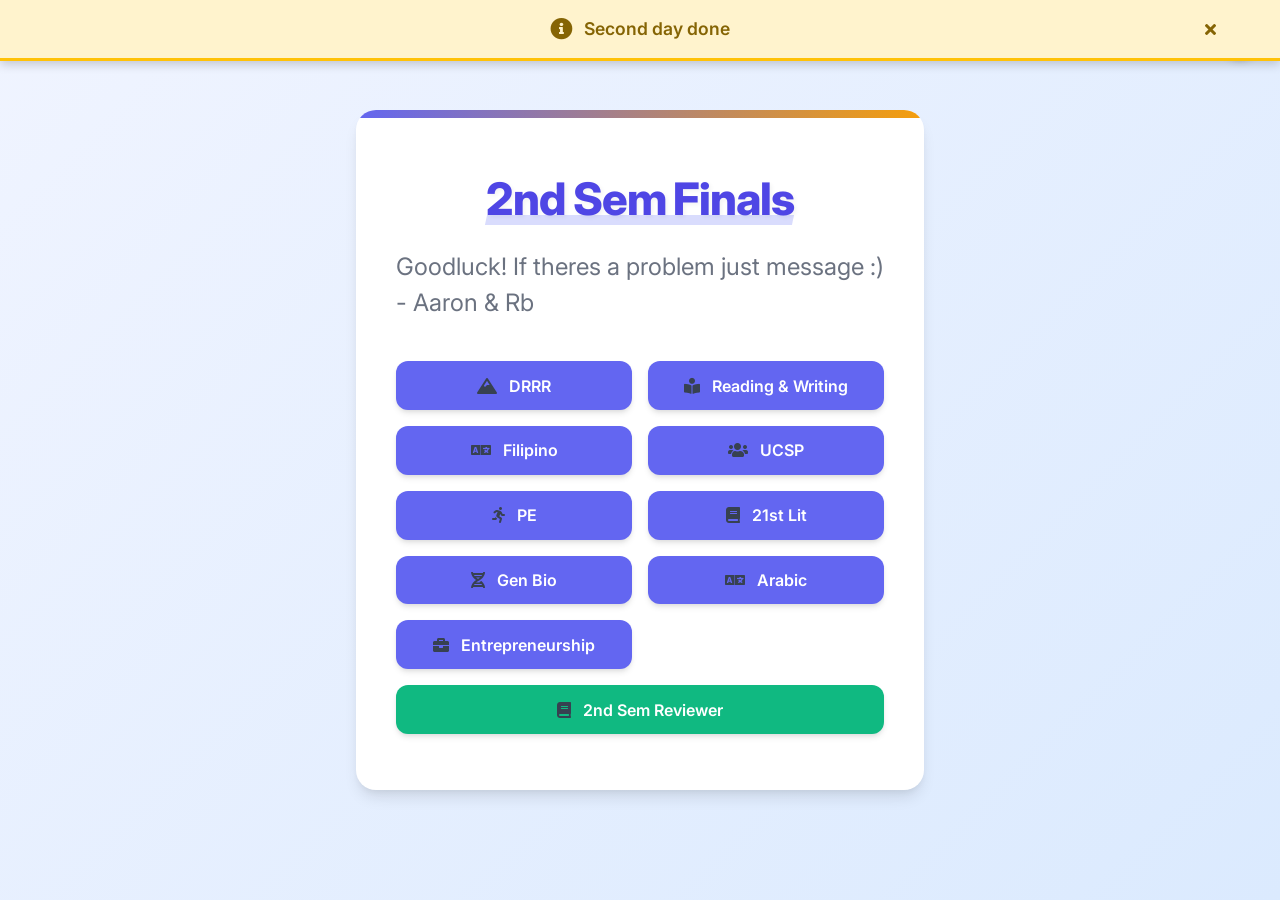
<file: index.html>
<!DOCTYPE html>
<html lang="en">
<head>
    <meta charset="UTF-8">
    <meta name="viewport" content="width=device-width, initial-scale=1.0">
    <link rel="stylesheet" href="style.css">
    <title>2nd Sem Finals Reviewer</title>
    <link rel="stylesheet" href="https://cdnjs.cloudflare.com/ajax/libs/font-awesome/5.15.4/css/all.min.css">
    <link rel="preconnect" href="https://fonts.googleapis.com">
    <link rel="preconnect" href="https://fonts.gstatic.com" crossorigin>
    <link href="https://fonts.googleapis.com/css2?family=Inter:wght@300;400;500;600;700;800&display=swap" rel="stylesheet">

<body>
    <!-- Popup Alert -->
    <div id="popup-alert" class="popup-alert">
        <div class="popup-content">
            <i class="fas fa-info-circle"></i>
            <span>Second day done</span>
            <button id="close-popup" class="close-popup">
                <i class="fas fa-times"></i>
            </button>
        </div>
    </div>

    <div class="theme-toggle">
        <button id="theme-toggle-btn" aria-label="Toggle Dark Mode">
            <i class="fas fa-moon"></i>
        </button>
    </div>
    <div class="container">
        <!-- Home Screen -->
        <div id="home" class="flex-center flex-column">
            <h1 class="title">2nd Sem Finals</h1>
            <p class="subtitle">Goodluck! If theres a problem just message :) <br> - Aaron & Rb</p>
            
            <div class="subject-buttons">
                <button id="subject-drrr" class="btn"><i class="fas fa-mountain"></i> DRRR</button>
                <button id="subject-reading-writing" class="btn"><i class="fas fa-book-reader"></i> Reading & Writing</button>
                <button id="subject-filipino" class="btn"><i class="fas fa-language"></i> Filipino</button>
                <button id="subject-ucsp" class="btn"><i class="fas fa-users"></i> UCSP</button>
                <button id="subject-pe" class="btn"><i class="fas fa-running"></i> PE</button>
                <button id="subject-21lit" class="btn"><i class="fas fa-book"></i> 21st Lit</button>
                <button id="subject-genbio" class="btn"><i class="fas fa-dna"></i> Gen Bio</button>
                <button id="subject-arabic" class="btn"><i class="fas fa-language"></i> Arabic</button>
                <button id="subject-entrepreneurship" class="btn"><i class="fas fa-briefcase"></i> Entrepreneurship</button>
                <a href="https://docs.google.com/document/d/1CTTs3DLhB8xqOQhwxuTaue6DZ3MAzqNCLTbpGAitY-0/edit?usp=sharing" target="_blank" class="reviewer-link">
                    <button class="btn reviewer-btn"><i class="fas fa-book"></i> 2nd Sem Reviewer</button>
                </a>
            </div>
        </div>

        <!-- Quiz Screen -->
        <div id="quiz" class="flex-center flex-column hidden">
            <div id="quiz-header">
                <h2 id="subject-title">Subject</h2>
                <div id="hud">
                    <div class="hud-item">
                        <p class="hud-prefix">
                            Question
                        </p>
                        <h1 class="hud-main-text" id="questionCounter">1/10</h1>
                    </div>
                    <div class="hud-item">
                        <p class="hud-prefix">
                            Score
                        </p>
                        <h1 class="hud-main-text" id="score">0</h1>
                    </div>
                </div>
                <div class="progress-container">
                    <div id="progress-bar" class="progress-bar"></div>
                </div>
                <button id="home-btn" class="home-btn">
                    <i class="fas fa-home"></i>
                </button>
            </div>
            <div class="question-container">
                <h2 id="question">What is the answer to this question?</h2>
                <div class="choice-container">
                    <p class="choice-prefix">A</p>
                    <p class="choice-text" data-number="0">Choice 1</p>
                </div>
                <div class="choice-container">
                    <p class="choice-prefix">B</p>
                    <p class="choice-text" data-number="1">Choice 2</p>
                </div>
                <div class="choice-container">
                    <p class="choice-prefix">C</p>
                    <p class="choice-text" data-number="2">Choice 3</p>
                </div>
                <div class="choice-container">
                    <p class="choice-prefix">D</p>
                    <p class="choice-text" data-number="3">Choice 4</p>
                </div>
                
                <!-- Answer Feedback Area -->
                <div id="answer-feedback" class="answer-feedback hidden">
                    <div class="feedback-content">
                        <p id="feedback-text">This is the correct answer explanation.</p>
                    </div>
                </div>
                
                <!-- Submit Button and Next Button -->
                <div class="button-container">
                    <button id="prev-btn" class="action-btn prev-btn hidden">
                        <i class="fas fa-arrow-left"></i> Previous Question
                    </button>
                    <button id="submit-btn" class="action-btn submit-btn" disabled>
                        <i class="fas fa-check"></i> Submit Answer
                    </button>
                    <button id="next-btn" class="action-btn next-btn hidden">
                        <i class="fas fa-arrow-right"></i> Next Question
                    </button>
                </div>
            </div>
        </div>

        <!-- End Screen with Results -->
        <div id="end" class="flex-center flex-column hidden">
            <h1 class="title">Quiz Complete!</h1>
            <div class="result-summary">
                <h2>Your Score: <span id="final-score">0</span></h2>
                <div class="score-details">
                    <p><i class="fas fa-check-circle"></i> Correct: <span id="correct-count">0</span></p>
                    <p><i class="fas fa-question-circle"></i> Total: <span id="total-count">0</span></p>
                </div>
            </div>
            <h3 class="results-heading">Detailed Results</h3>
            <div class="results-container" id="results-container">
                <!-- Results will be populated here -->
            </div>
            <div class="end-buttons">
                <button id="play-again" class="btn"><i class="fas fa-redo"></i> Play Again</button>
                <button id="go-home" class="btn"><i class="fas fa-home"></i> Go Home</button>
            </div>
        </div>
    </div>
    
    <!-- Load scripts in proper order -->
    <script src="questions.js"></script>
    <script src="readingWritingQuestions.js"></script>
    <script src="filipinoQuestions.js"></script>
    <script src="ucspQuestions.js"></script>
    <script src="peQuestions.js"></script>
    <script src="21stLitQuestions.js"></script>
    <script src="genBioQuestions.js"></script>
    <script src="arabicQuestions.js"></script>
    <script src="entrepreneurshipQuestions.js"></script>
    <script src="app.js"></script>
    
    <!-- Script for handling popup alert -->
    <script>
        document.addEventListener('DOMContentLoaded', function() {
            const popup = document.getElementById('popup-alert');
            const closeBtn = document.getElementById('close-popup');
            
            // Make sure popup is visible
            popup.classList.remove('hidden');
            
            // Close popup when clicking the close button
            closeBtn.addEventListener('click', function() {
                popup.classList.add('hidden');
            });
            
            // Auto-hide popup after 7 seconds (longer time to ensure visibility)
            setTimeout(function() {
                popup.classList.add('hidden');
            }, 7000);
        });
    </script>
</body>
</html>
</file>
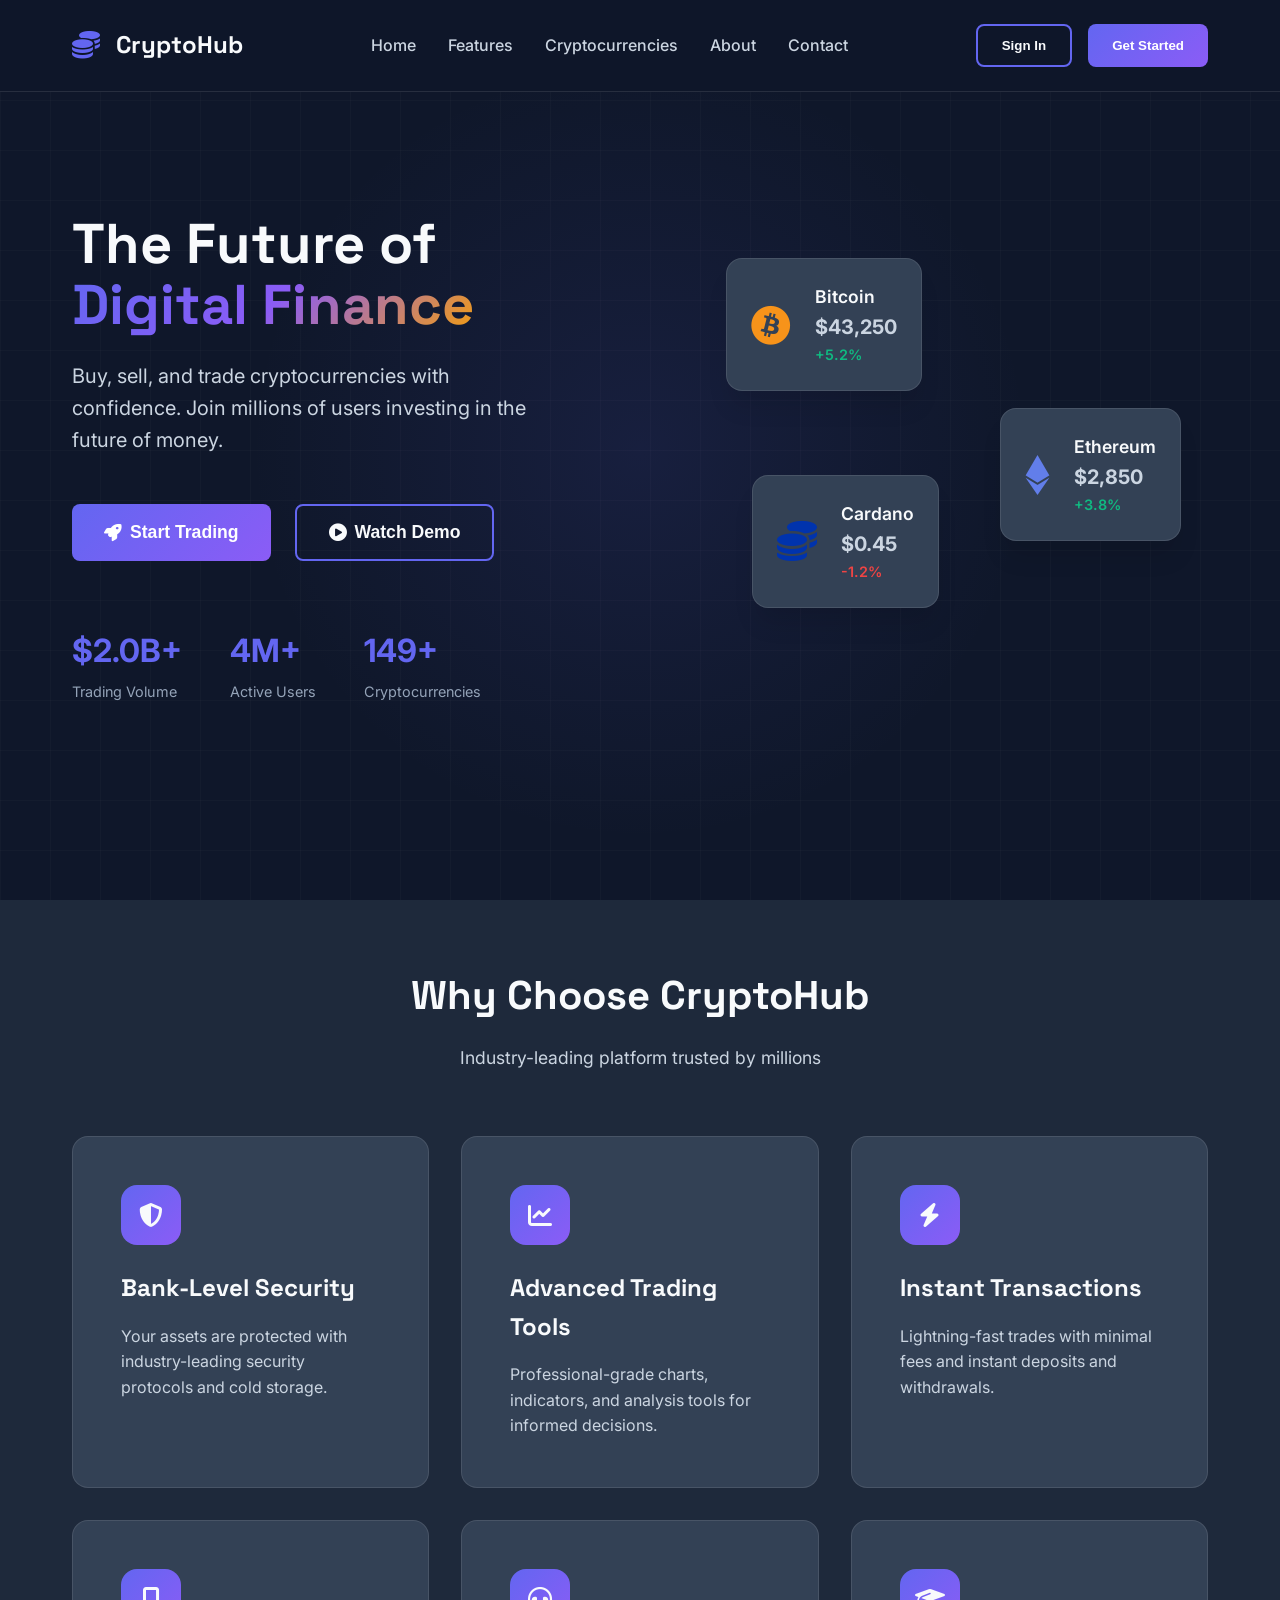
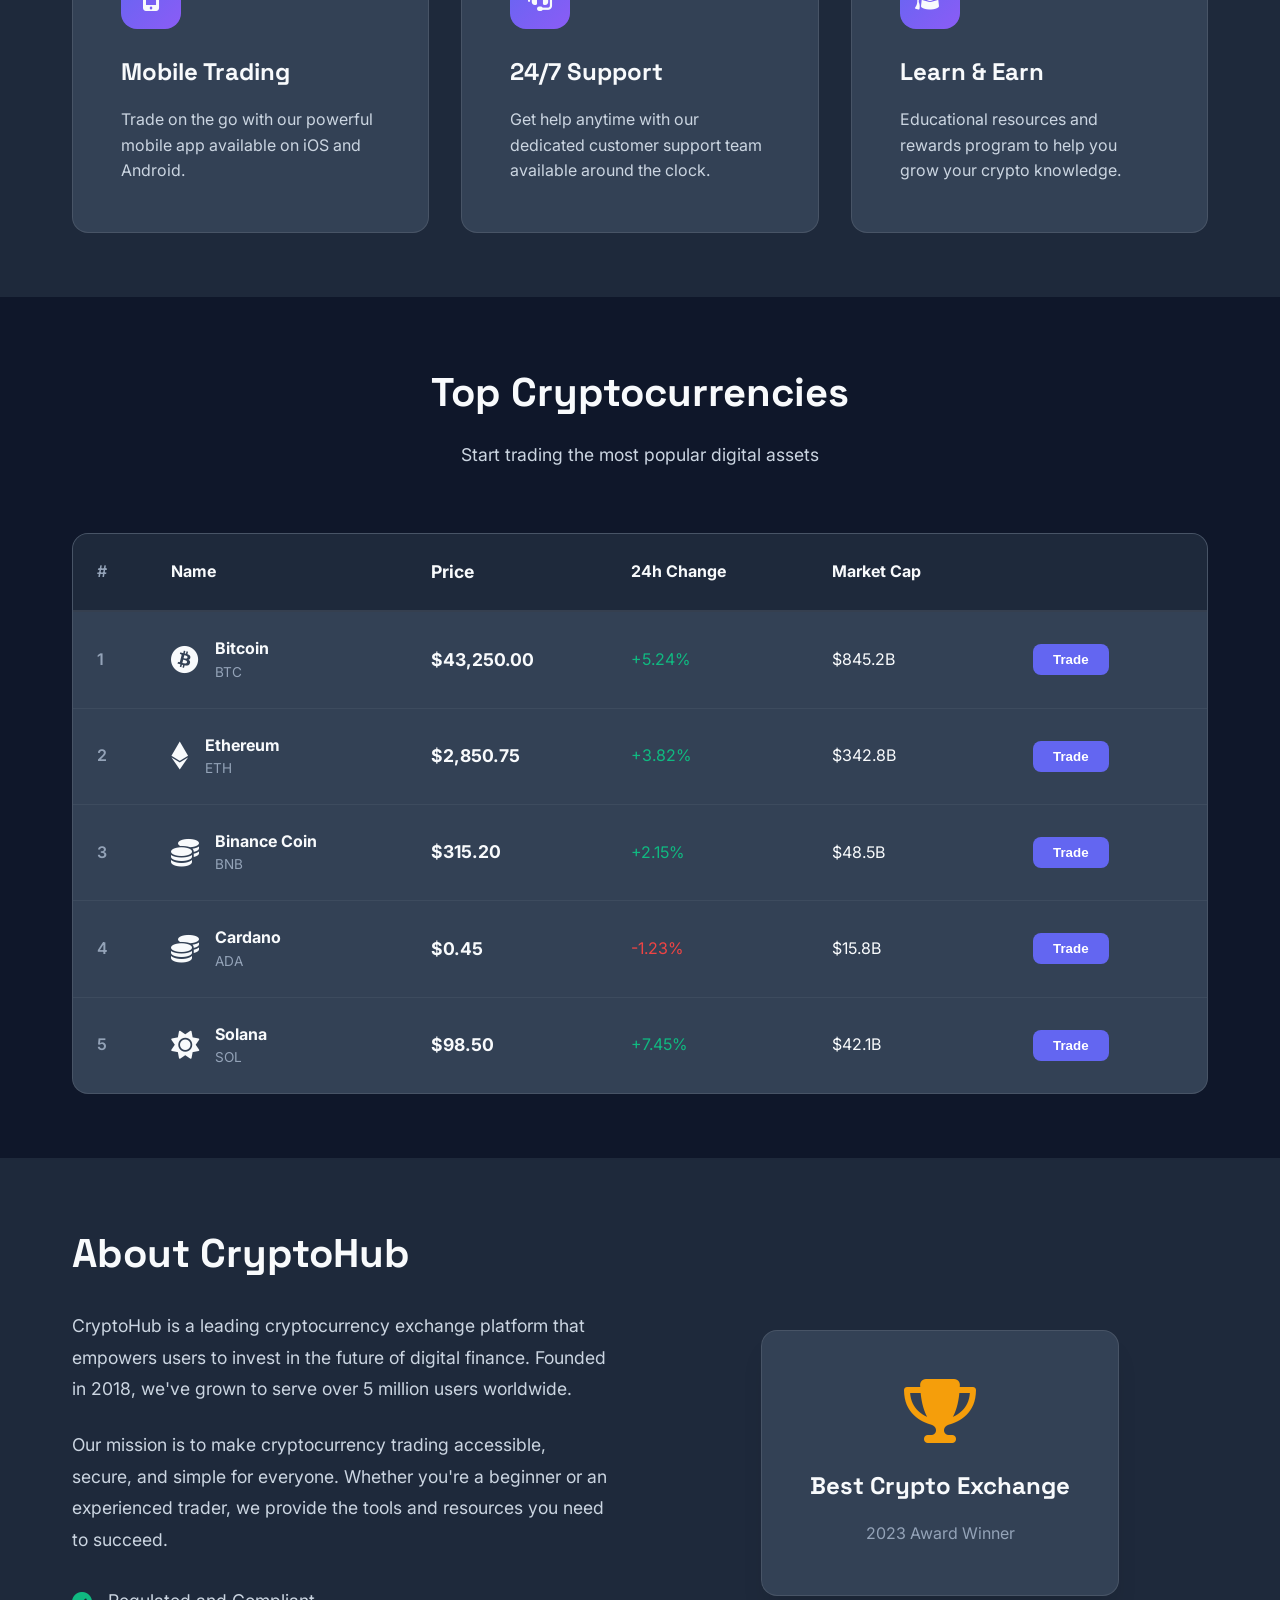
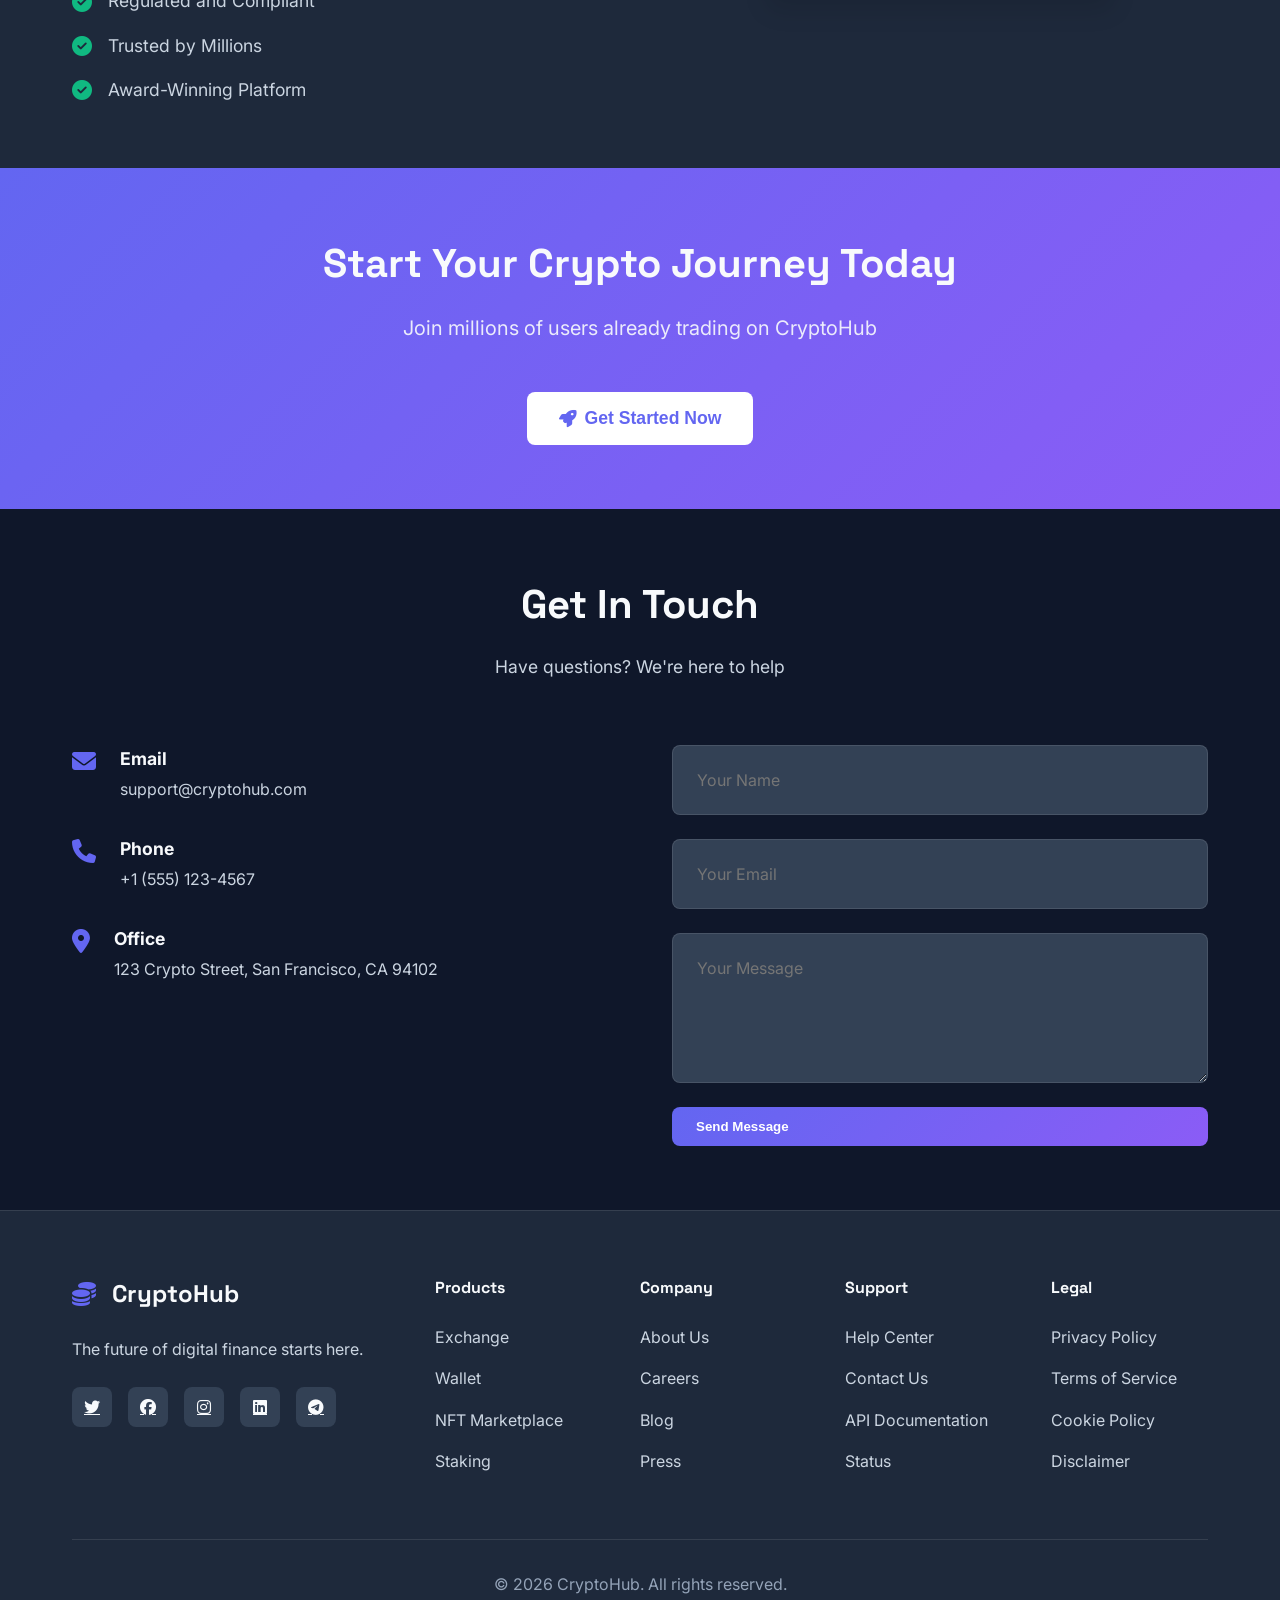
<file: crypto-landing.html>
<!DOCTYPE html>
<html lang="en">
<head>
    <meta charset="UTF-8">
    <meta name="viewport" content="width=device-width, initial-scale=1.0">
    <title>CryptoHub - Your Gateway to Digital Assets</title>
    <link rel="stylesheet" href="crypto-landing.css">
    <link rel="stylesheet" href="https://cdnjs.cloudflare.com/ajax/libs/font-awesome/6.4.0/css/all.min.css">
    <link rel="preconnect" href="https://fonts.googleapis.com">
    <link rel="preconnect" href="https://fonts.gstatic.com" crossorigin>
    <link href="https://fonts.googleapis.com/css2?family=Inter:wght@300;400;500;600;700;800;900&family=Space+Grotesk:wght@400;500;600;700&display=swap" rel="stylesheet">
</head>
<body>
    <!-- Navigation -->
    <nav class="navbar">
        <div class="nav-container">
            <div class="logo">
                <i class="fas fa-coins"></i>
                <span>CryptoHub</span>
            </div>
            <ul class="nav-menu">
                <li><a href="#home">Home</a></li>
                <li><a href="#features">Features</a></li>
                <li><a href="#cryptocurrencies">Cryptocurrencies</a></li>
                <li><a href="#about">About</a></li>
                <li><a href="#contact">Contact</a></li>
            </ul>
            <div class="nav-buttons">
                <button class="btn-secondary">Sign In</button>
                <button class="btn-primary">Get Started</button>
            </div>
            <div class="hamburger">
                <span></span>
                <span></span>
                <span></span>
            </div>
        </div>
    </nav>

    <!-- Hero Section -->
    <section id="home" class="hero">
        <div class="hero-background">
            <div class="crypto-grid"></div>
        </div>
        <div class="hero-container">
            <div class="hero-content">
                <h1 class="hero-title">
                    The Future of
                    <span class="gradient-text">Digital Finance</span>
                </h1>
                <p class="hero-description">
                    Buy, sell, and trade cryptocurrencies with confidence. Join millions of users investing in the future of money.
                </p>
                <div class="hero-buttons">
                    <button class="btn-primary btn-large">
                        <i class="fas fa-rocket"></i> Start Trading
                    </button>
                    <button class="btn-secondary btn-large">
                        <i class="fas fa-play-circle"></i> Watch Demo
                    </button>
                </div>
                <div class="hero-stats">
                    <div class="stat">
                        <h3>$2.5B+</h3>
                        <p>Trading Volume</p>
                    </div>
                    <div class="stat">
                        <h3>5M+</h3>
                        <p>Active Users</p>
                    </div>
                    <div class="stat">
                        <h3>150+</h3>
                        <p>Cryptocurrencies</p>
                    </div>
                </div>
            </div>
            <div class="hero-image">
                <div class="floating-card card-1">
                    <i class="fab fa-bitcoin"></i>
                    <div class="card-info">
                        <span class="crypto-name">Bitcoin</span>
                        <span class="crypto-price">$43,250</span>
                        <span class="crypto-change positive">+5.2%</span>
                    </div>
                </div>
                <div class="floating-card card-2">
                    <i class="fab fa-ethereum"></i>
                    <div class="card-info">
                        <span class="crypto-name">Ethereum</span>
                        <span class="crypto-price">$2,850</span>
                        <span class="crypto-change positive">+3.8%</span>
                    </div>
                </div>
                <div class="floating-card card-3">
                    <i class="fas fa-coins"></i>
                    <div class="card-info">
                        <span class="crypto-name">Cardano</span>
                        <span class="crypto-price">$0.45</span>
                        <span class="crypto-change negative">-1.2%</span>
                    </div>
                </div>
            </div>
        </div>
    </section>

    <!-- Features Section -->
    <section id="features" class="features">
        <div class="container">
            <div class="section-header">
                <h2>Why Choose CryptoHub</h2>
                <p>Industry-leading platform trusted by millions</p>
            </div>
            <div class="features-grid">
                <div class="feature-card">
                    <div class="feature-icon">
                        <i class="fas fa-shield-alt"></i>
                    </div>
                    <h3>Bank-Level Security</h3>
                    <p>Your assets are protected with industry-leading security protocols and cold storage.</p>
                </div>
                <div class="feature-card">
                    <div class="feature-icon">
                        <i class="fas fa-chart-line"></i>
                    </div>
                    <h3>Advanced Trading Tools</h3>
                    <p>Professional-grade charts, indicators, and analysis tools for informed decisions.</p>
                </div>
                <div class="feature-card">
                    <div class="feature-icon">
                        <i class="fas fa-bolt"></i>
                    </div>
                    <h3>Instant Transactions</h3>
                    <p>Lightning-fast trades with minimal fees and instant deposits and withdrawals.</p>
                </div>
                <div class="feature-card">
                    <div class="feature-icon">
                        <i class="fas fa-mobile-alt"></i>
                    </div>
                    <h3>Mobile Trading</h3>
                    <p>Trade on the go with our powerful mobile app available on iOS and Android.</p>
                </div>
                <div class="feature-card">
                    <div class="feature-icon">
                        <i class="fas fa-headset"></i>
                    </div>
                    <h3>24/7 Support</h3>
                    <p>Get help anytime with our dedicated customer support team available around the clock.</p>
                </div>
                <div class="feature-card">
                    <div class="feature-icon">
                        <i class="fas fa-graduation-cap"></i>
                    </div>
                    <h3>Learn & Earn</h3>
                    <p>Educational resources and rewards program to help you grow your crypto knowledge.</p>
                </div>
            </div>
        </div>
    </section>

    <!-- Cryptocurrencies Section -->
    <section id="cryptocurrencies" class="cryptocurrencies">
        <div class="container">
            <div class="section-header">
                <h2>Top Cryptocurrencies</h2>
                <p>Start trading the most popular digital assets</p>
            </div>
            <div class="crypto-table">
                <div class="crypto-row crypto-header">
                    <span class="crypto-rank">#</span>
                    <span class="crypto-name-col">Name</span>
                    <span class="crypto-price-col">Price</span>
                    <span class="crypto-change-col">24h Change</span>
                    <span class="crypto-market-cap">Market Cap</span>
                    <span class="crypto-action"></span>
                </div>
                <div class="crypto-row" data-crypto="bitcoin">
                    <span class="crypto-rank">1</span>
                    <span class="crypto-name-col">
                        <i class="fab fa-bitcoin"></i>
                        <div>
                            <strong>Bitcoin</strong>
                            <small>BTC</small>
                        </div>
                    </span>
                    <span class="crypto-price-col">$43,250.00</span>
                    <span class="crypto-change-col positive">+5.24%</span>
                    <span class="crypto-market-cap">$845.2B</span>
                    <span class="crypto-action">
                        <button class="btn-trade">Trade</button>
                    </span>
                </div>
                <div class="crypto-row" data-crypto="ethereum">
                    <span class="crypto-rank">2</span>
                    <span class="crypto-name-col">
                        <i class="fab fa-ethereum"></i>
                        <div>
                            <strong>Ethereum</strong>
                            <small>ETH</small>
                        </div>
                    </span>
                    <span class="crypto-price-col">$2,850.75</span>
                    <span class="crypto-change-col positive">+3.82%</span>
                    <span class="crypto-market-cap">$342.8B</span>
                    <span class="crypto-action">
                        <button class="btn-trade">Trade</button>
                    </span>
                </div>
                <div class="crypto-row" data-crypto="binance">
                    <span class="crypto-rank">3</span>
                    <span class="crypto-name-col">
                        <i class="fas fa-coins"></i>
                        <div>
                            <strong>Binance Coin</strong>
                            <small>BNB</small>
                        </div>
                    </span>
                    <span class="crypto-price-col">$315.20</span>
                    <span class="crypto-change-col positive">+2.15%</span>
                    <span class="crypto-market-cap">$48.5B</span>
                    <span class="crypto-action">
                        <button class="btn-trade">Trade</button>
                    </span>
                </div>
                <div class="crypto-row" data-crypto="cardano">
                    <span class="crypto-rank">4</span>
                    <span class="crypto-name-col">
                        <i class="fas fa-coins"></i>
                        <div>
                            <strong>Cardano</strong>
                            <small>ADA</small>
                        </div>
                    </span>
                    <span class="crypto-price-col">$0.45</span>
                    <span class="crypto-change-col negative">-1.23%</span>
                    <span class="crypto-market-cap">$15.8B</span>
                    <span class="crypto-action">
                        <button class="btn-trade">Trade</button>
                    </span>
                </div>
                <div class="crypto-row" data-crypto="solana">
                    <span class="crypto-rank">5</span>
                    <span class="crypto-name-col">
                        <i class="fas fa-sun"></i>
                        <div>
                            <strong>Solana</strong>
                            <small>SOL</small>
                        </div>
                    </span>
                    <span class="crypto-price-col">$98.50</span>
                    <span class="crypto-change-col positive">+7.45%</span>
                    <span class="crypto-market-cap">$42.1B</span>
                    <span class="crypto-action">
                        <button class="btn-trade">Trade</button>
                    </span>
                </div>
            </div>
        </div>
    </section>

    <!-- About Section -->
    <section id="about" class="about">
        <div class="container">
            <div class="about-content">
                <div class="about-text">
                    <h2>About CryptoHub</h2>
                    <p>CryptoHub is a leading cryptocurrency exchange platform that empowers users to invest in the future of digital finance. Founded in 2018, we've grown to serve over 5 million users worldwide.</p>
                    <p>Our mission is to make cryptocurrency trading accessible, secure, and simple for everyone. Whether you're a beginner or an experienced trader, we provide the tools and resources you need to succeed.</p>
                    <div class="about-features">
                        <div class="about-feature">
                            <i class="fas fa-check-circle"></i>
                            <span>Regulated and Compliant</span>
                        </div>
                        <div class="about-feature">
                            <i class="fas fa-check-circle"></i>
                            <span>Trusted by Millions</span>
                        </div>
                        <div class="about-feature">
                            <i class="fas fa-check-circle"></i>
                            <span>Award-Winning Platform</span>
                        </div>
                    </div>
                </div>
                <div class="about-image">
                    <div class="about-card">
                        <i class="fas fa-trophy"></i>
                        <h4>Best Crypto Exchange</h4>
                        <p>2023 Award Winner</p>
                    </div>
                </div>
            </div>
        </div>
    </section>

    <!-- CTA Section -->
    <section class="cta">
        <div class="container">
            <div class="cta-content">
                <h2>Start Your Crypto Journey Today</h2>
                <p>Join millions of users already trading on CryptoHub</p>
                <button class="btn-primary btn-large">
                    <i class="fas fa-rocket"></i> Get Started Now
                </button>
            </div>
        </div>
    </section>

    <!-- Contact Section -->
    <section id="contact" class="contact">
        <div class="container">
            <div class="section-header">
                <h2>Get In Touch</h2>
                <p>Have questions? We're here to help</p>
            </div>
            <div class="contact-content">
                <div class="contact-info">
                    <div class="contact-item">
                        <i class="fas fa-envelope"></i>
                        <div>
                            <h4>Email</h4>
                            <p>support@cryptohub.com</p>
                        </div>
                    </div>
                    <div class="contact-item">
                        <i class="fas fa-phone"></i>
                        <div>
                            <h4>Phone</h4>
                            <p>+1 (555) 123-4567</p>
                        </div>
                    </div>
                    <div class="contact-item">
                        <i class="fas fa-map-marker-alt"></i>
                        <div>
                            <h4>Office</h4>
                            <p>123 Crypto Street, San Francisco, CA 94102</p>
                        </div>
                    </div>
                </div>
                <form class="contact-form">
                    <input type="text" placeholder="Your Name" required>
                    <input type="email" placeholder="Your Email" required>
                    <textarea placeholder="Your Message" rows="5" required></textarea>
                    <button type="submit" class="btn-primary">Send Message</button>
                </form>
            </div>
        </div>
    </section>

    <!-- Footer -->
    <footer class="footer">
        <div class="container">
            <div class="footer-content">
                <div class="footer-column">
                    <div class="footer-logo">
                        <i class="fas fa-coins"></i>
                        <span>CryptoHub</span>
                    </div>
                    <p>The future of digital finance starts here.</p>
                    <div class="social-links">
                        <a href="#"><i class="fab fa-twitter"></i></a>
                        <a href="#"><i class="fab fa-facebook"></i></a>
                        <a href="#"><i class="fab fa-instagram"></i></a>
                        <a href="#"><i class="fab fa-linkedin"></i></a>
                        <a href="#"><i class="fab fa-telegram"></i></a>
                    </div>
                </div>
                <div class="footer-column">
                    <h4>Products</h4>
                    <ul>
                        <li><a href="#">Exchange</a></li>
                        <li><a href="#">Wallet</a></li>
                        <li><a href="#">NFT Marketplace</a></li>
                        <li><a href="#">Staking</a></li>
                    </ul>
                </div>
                <div class="footer-column">
                    <h4>Company</h4>
                    <ul>
                        <li><a href="#">About Us</a></li>
                        <li><a href="#">Careers</a></li>
                        <li><a href="#">Blog</a></li>
                        <li><a href="#">Press</a></li>
                    </ul>
                </div>
                <div class="footer-column">
                    <h4>Support</h4>
                    <ul>
                        <li><a href="#">Help Center</a></li>
                        <li><a href="#">Contact Us</a></li>
                        <li><a href="#">API Documentation</a></li>
                        <li><a href="#">Status</a></li>
                    </ul>
                </div>
                <div class="footer-column">
                    <h4>Legal</h4>
                    <ul>
                        <li><a href="#">Privacy Policy</a></li>
                        <li><a href="#">Terms of Service</a></li>
                        <li><a href="#">Cookie Policy</a></li>
                        <li><a href="#">Disclaimer</a></li>
                    </ul>
                </div>
            </div>
            <div class="footer-bottom">
                <p>&copy; <span id="year"></span> CryptoHub. All rights reserved.</p>
            </div>
        </div>
    </footer>

    <script src="crypto-landing.js"></script>
</body>
</html>
</file>
<file: style.css>
:root {
    --primary-color: #6366f1;
    --primary-light: #818cf8;
    --primary-dark: #4f46e5;
    --secondary-color: #10b981;
    --secondary-light: #34d399;
    --secondary-dark: #059669;
    --neutral-color: #f9fafb;
    --neutral-dark: #e5e7eb;
    --incorrect-color: #ef4444;
    --incorrect-light: #f87171;
    --correct-color: #10b981;
    --correct-light: #34d399;
    --accent-color: #f59e0b;
    --dark-color: #1f2937;
    --light-color: #f9fafb;
    --text-color: #374151;
    --text-light: #6b7280;
    --white: #ffffff;
    --shadow-sm: 0 1px 2px 0 rgba(0, 0, 0, 0.05);
    --shadow-md: 0 4px 6px -1px rgba(0, 0, 0, 0.1), 0 2px 4px -1px rgba(0, 0, 0, 0.06);
    --shadow-lg: 0 10px 15px -3px rgba(0, 0, 0, 0.1), 0 4px 6px -2px rgba(0, 0, 0, 0.05);
    
    /* Background gradients */
    --bg-gradient: linear-gradient(135deg, #f0f4ff 0%, #dbeafe 100%);
}

/* Dark mode color variables */
.dark-mode {
    --primary-color: #818cf8;
    --primary-light: #a5b4fc;
    --primary-dark: #6366f1;
    --secondary-color: #34d399;
    --secondary-light: #6ee7b7;
    --secondary-dark: #10b981;
    --neutral-color: #1f2937;
    --neutral-dark: #111827;
    --dark-color: #162535;
    --light-color: #1f2937;
    --text-color: #e5e7eb;
    --text-light: #9ca3af;
    --white: #111827;
    --shadow-sm: 0 1px 2px 0 rgba(0, 0, 0, 0.3);
    --shadow-md: 0 4px 6px -1px rgba(0, 0, 0, 0.4), 0 2px 4px -1px rgba(0, 0, 0, 0.2);
    --shadow-lg: 0 10px 15px -3px rgba(0, 0, 0, 0.5), 0 4px 6px -2px rgba(0, 0, 0, 0.3);
    
    /* Dark mode background gradient */
    --bg-gradient: linear-gradient(135deg, #0f172a 0%, #1e293b 100%);
}

* {
    box-sizing: border-box;
    font-family: 'Inter', 'Segoe UI', -apple-system, BlinkMacSystemFont, sans-serif;
    margin: 0;
    padding: 0;
    color: var(--text-color);
}

body {
    background-color: var(--neutral-color);
    background-image: var(--bg-gradient);
    min-height: 100vh;
    line-height: 1.5;
    transition: all 0.3s ease;
}

.container {
    width: 100%;
    height: 100vh;
    display: flex;
    justify-content: center;
    align-items: center;
    max-width: 100%;
    margin: 0 auto;
    padding: 1.5rem;
    overflow-x: hidden;
}

.flex-column {
    display: flex;
    flex-direction: column;
}

.flex-center {
    justify-content: center;
    align-items: center;
}

.hidden {
    display: none;
}

.title {
    font-size: 2.8rem;
    color: var(--primary-dark);
    margin-bottom: 1rem;
    text-shadow: 2px 2px 4px rgba(0, 0, 0, 0.05);
    font-weight: 800;
    letter-spacing: -0.025em;
    position: relative;
    z-index: 1;
}

.title::after {
    content: '';
    position: absolute;
    bottom: 8px;
    left: -5px;
    width: 100%;
    height: 10px;
    background-color: rgba(129, 140, 248, 0.3);
    z-index: -1;
    transform: skewX(-12deg) translateX(5px);
}

.subtitle {
    font-size: 1.5rem;
    margin-bottom: 2.5rem;
    color: var(--text-light);
}

.subject-buttons {
    display: grid;
    grid-template-columns: repeat(2, 1fr);
    gap: 1rem;
    width: 100%;
    max-width: 42rem;
    justify-items: center;
}

.btn {
    font-size: 1rem;
    padding: 0.9rem 0;
    width: 100%;
    max-width: 20rem;
    text-align: center;
    border: none;
    margin-bottom: 0;
    text-decoration: none;
    color: var(--white);
    background-color: var(--primary-color);
    border-radius: 0.75rem;
    cursor: pointer;
    box-shadow: var(--shadow-md);
    transition: all 0.3s ease;
    font-weight: 600;
    position: relative;
    overflow: hidden;
}

.btn::before {
    content: '';
    position: absolute;
    top: 0;
    left: -100%;
    width: 100%;
    height: 100%;
    background: linear-gradient(
        90deg,
        transparent,
        rgba(255, 255, 255, 0.2),
        transparent
    );
    transition: 0.5s;
}

.btn:hover::before {
    left: 100%;
}

.btn:hover {
    cursor: pointer;
    background-color: var(--primary-dark);
    transform: translateY(-0.2rem);
    box-shadow: var(--shadow-lg);
}

.btn i {
    margin-right: 0.5rem;
}

/* Quiz Styles */
#quiz {
    width: 100%;
    max-width: 35rem;
    background-color: var(--white);
    border-radius: 1.25rem;
    padding: 1rem 1.25rem;
    box-shadow: var(--shadow-lg);
    position: relative;
    overflow: hidden;
}

#quiz::before {
    content: '';
    position: absolute;
    top: 0;
    left: 0;
    width: 100%;
    height: 0.35rem;
    background: linear-gradient(90deg, var(--primary-color), var(--accent-color));
}

#quiz-header {
    display: flex;
    flex-direction: column;
    align-items: center;
    margin-bottom: 1rem;
    width: 100%;
    position: relative;
}

#home-btn {
    position: absolute;
    top: 0;
    left: 0;
    width: 40px;
    height: 40px;
    border-radius: 50%;
    background-color: var(--primary-color);
    color: white;
    border: none;
    display: flex;
    align-items: center;
    justify-content: center;
    cursor: pointer;
    box-shadow: var(--shadow-md);
    transition: all 0.3s ease;
    z-index: 10;
}

#home-btn i {
    color: white;
    font-size: 1.2rem;
}

#home-btn:hover {
    background-color: var(--primary-dark);
    transform: translateY(-2px);
    box-shadow: var(--shadow-lg);
}

.dark-mode #home-btn {
    background-color: var(--primary-dark);
}

.dark-mode #home-btn:hover {
    background-color: var(--primary-color);
}

#subject-title {
    margin-bottom: 0.75rem;
    font-size: 1.6rem;
    color: var(--primary-color);
    font-weight: 700;
}

#hud {
    display: flex;
    justify-content: space-between;
    width: 100%;
    margin-bottom: 1rem;
}

.hud-item {
    text-align: center;
    padding: 0.4rem 0.6rem;
    background-color: var(--neutral-color);
    border-radius: 0.75rem;
    width: 48%;
    box-shadow: var(--shadow-sm);
    border: 1px solid var(--neutral-dark);
}

.hud-prefix {
    font-size: 0.9rem;
    font-weight: 600;
    color: var(--text-light);
    margin-bottom: 0.25rem;
}

.hud-main-text {
    font-size: 1.5rem;
    font-weight: 700;
}

.progress-container {
    width: 100%;
    height: 0.5rem;
    background-color: var(--neutral-dark);
    border-radius: 100px;
    margin: 0.75rem 0;
    overflow: hidden;
}

.progress-bar {
    height: 100%;
    background: linear-gradient(90deg, var(--primary-color), var(--accent-color));
    width: 0%;
    transition: width 0.5s ease;
    border-radius: 100px;
    position: relative;
    overflow: hidden;
}

.progress-bar::after {
    content: '';
    position: absolute;
    top: 0;
    left: 0;
    width: 100%;
    height: 100%;
    background: linear-gradient(
        90deg,
        transparent,
        rgba(255, 255, 255, 0.3),
        transparent
    );
    animation: shimmer 2s infinite;
}

@keyframes shimmer {
    0% { transform: translateX(-100%); }
    100% { transform: translateX(100%); }
}

.question-container {
    width: 100%;
}

#question {
    font-size: 1.15rem;
    margin-bottom: 1.5rem;
    text-align: center;
    line-height: 1.4;
    font-weight: 600;
    color: var(--dark-color);
    animation: fadeIn 0.5s ease;
}

.choice-container {
    display: flex;
    margin-bottom: 0.75rem;
    width: 100%;
    font-size: 0.95rem;
    border: 1px solid var(--neutral-dark);
    background-color: var(--white);
    border-radius: 0.75rem;
    overflow: hidden;
    transition: all 0.3s ease;
    box-shadow: var(--shadow-sm);
    animation: slideIn 0.5s ease;
    animation-fill-mode: both;
}

.choice-container:nth-child(2) { animation-delay: 0.1s; }
.choice-container:nth-child(3) { animation-delay: 0.2s; }
.choice-container:nth-child(4) { animation-delay: 0.3s; }
.choice-container:nth-child(5) { animation-delay: 0.4s; }

.choice-container:hover {
    cursor: pointer;
    box-shadow: var(--shadow-md);
    transform: translateY(-0.1rem);
    border-color: var(--primary-light);
}

.choice-prefix {
    padding: 0.75rem 1rem;
    background-color: var(--primary-color);
    color: var(--white);
    font-weight: 600;
    min-width: 3rem;
    display: flex;
    justify-content: center;
    align-items: center;
}

.choice-text {
    padding: 0.75rem;
    width: 100%;
}

.selected {
    border: 2px solid var(--primary-color);
    box-shadow: 0 0 0 2px rgba(99, 102, 241, 0.2);
    background-color: rgba(99, 102, 241, 0.05);
}

.correct {
    background-color: var(--correct-color);
    animation: pulse 0.5s;
}

.correct .choice-text,
.correct .choice-prefix {
    color: var(--white);
}

.incorrect {
    background-color: var(--incorrect-color);
    animation: shake 0.5s;
}

.incorrect .choice-text,
.incorrect .choice-prefix {
    color: var(--white);
}

/* Animations */
@keyframes pulse {
    0% { transform: scale(1); }
    50% { transform: scale(1.05); }
    100% { transform: scale(1); }
}

@keyframes shake {
    0%, 100% { transform: translateX(0); }
    10%, 30%, 50%, 70%, 90% { transform: translateX(-5px); }
    20%, 40%, 60%, 80% { transform: translateX(5px); }
}

@keyframes fadeIn {
    from { opacity: 0; }
    to { opacity: 1; }
}

@keyframes slideIn {
    from { 
        opacity: 0;
        transform: translateY(20px);
    }
    to { 
        opacity: 1;
        transform: translateY(0);
    }
}

.score-animation {
    animation: scoreChange 0.5s ease;
}

@keyframes scoreChange {
    0% { transform: scale(1); }
    50% { transform: scale(1.2); color: var(--accent-color); }
    100% { transform: scale(1); }
}

.pulse {
    animation: pulse 0.5s;
}

/* Submit and Next Button Styles */
.button-container {
    display: flex;
    justify-content: space-between;
    width: 100%;
    margin-top: 1.25rem;
    gap: 0.5rem;
}

.action-btn {
    padding: 0.6rem 1rem;
    font-size: 0.9rem;
    background-color: var(--neutral-color);
    color: var(--text-color);
    border: none;
    border-radius: 0.5rem;
    cursor: pointer;
    transition: all 0.3s ease;
    box-shadow: var(--shadow-sm);
    text-align: center;
    font-weight: 600;
    position: relative;
    overflow: hidden;
    flex: 1;
}

.action-btn::before {
    content: '';
    position: absolute;
    top: 0;
    left: -100%;
    width: 100%;
    height: 100%;
    background: linear-gradient(
        90deg,
        transparent,
        rgba(255, 255, 255, 0.2),
        transparent
    );
    transition: 0.5s;
}

.action-btn:hover::before:not(:disabled) {
    left: 100%;
}

.action-btn i {
    margin-right: 0.3rem;
    font-size: 0.9rem;
}

.submit-btn {
    background-color: var(--primary-color);
    color: var(--white);
}

.submit-btn:hover:not(:disabled) {
    background-color: var(--primary-dark);
    box-shadow: var(--shadow-md);
    transform: translateY(-2px);
}

.submit-btn:disabled {
    background-color: var(--neutral-dark);
    cursor: not-allowed;
    opacity: 0.7;
    transform: none;
    box-shadow: none;
}

.next-btn {
    background-color: var(--secondary-color);
    color: var(--white);
}

.next-btn:hover {
    background-color: var(--secondary-dark);
    box-shadow: var(--shadow-md);
    transform: translateY(-2px);
}

.prev-btn {
    background-color: var(--accent-color);
    color: var(--white);
}

.prev-btn:hover {
    background-color: #e8911a; /* Darker accent color */
    box-shadow: var(--shadow-md);
    transform: translateY(-2px);
}

/* Answer Feedback Area */
.answer-feedback {
    width: 100%;
    background-color: var(--neutral-color);
    border-radius: 0.75rem;
    margin-top: 0.75rem;
    overflow: hidden;
    animation: fadeIn 0.5s;
    border: 1px solid var(--neutral-dark);
    box-shadow: var(--shadow-sm);
}

.feedback-content {
    padding: 0.75rem;
}

#feedback-text {
    font-size: 0.95rem;
    line-height: 1.4;
    color: var(--text-color);
}

/* End Page */
#end {
    max-width: 42rem;
    width: 100%;
    text-align: center;
    background-color: var(--white);
    border-radius: 1.25rem;
    padding: 1.25rem;
    box-shadow: var(--shadow-lg);
    position: relative;
    overflow: hidden;
    animation: fadeIn 0.5s;
}

#end::before {
    content: '';
    position: absolute;
    top: 0;
    left: 0;
    width: 100%;
    height: 0.35rem;
    background: linear-gradient(90deg, var(--primary-color), var(--accent-color));
}

.result-summary {
    margin-bottom: 1.5rem;
    padding: 1rem;
    border-radius: 0.75rem;
    background-color: var(--neutral-color);
    border: 1px solid var(--neutral-dark);
    animation: slideIn 0.5s;
}

#final-score {
    font-size: 2.5rem;
    color: var(--primary-color);
    font-weight: 700;
    margin-bottom: 0.25rem;
}

.score-details {
    display: flex;
    justify-content: space-around;
    margin-top: 0.5rem;
}

.score-details p {
    font-size: 1rem;
    color: var(--text-light);
}

.results-heading {
    margin: 1rem 0;
    color: var(--dark-color);
    font-size: 1.3rem;
    font-weight: 600;
}

.results-container {
    max-height: 350px;
    overflow-y: auto;
    margin-bottom: 1.5rem;
    padding: 0.25rem;
    width: 100%;
    border-radius: 0.75rem;
}

.result-item {
    margin-bottom: 0.75rem;
    padding: 1rem;
    border-radius: 0.75rem;
    text-align: left;
    box-shadow: var(--shadow-sm);
    border: 1px solid var(--neutral-dark);
    background-color: var(--white);
    transition: transform 0.2s ease, opacity 0.5s ease;
    opacity: 0;
}

.result-item:hover {
    transform: translateY(-2px);
    box-shadow: var(--shadow-md);
}

.result-question {
    font-size: 1rem;
    font-weight: 600;
    margin-bottom: 0.5rem;
    color: var(--dark-color);
}

.result-status {
    display: inline-block;
    padding: 0.25rem 0.6rem;
    border-radius: 2rem;
    font-size: 0.8rem;
    margin-bottom: 0.5rem;
    font-weight: 600;
}

.status-correct {
    background-color: rgba(16, 185, 129, 0.1);
    color: var(--correct-color);
    border: 1px solid rgba(16, 185, 129, 0.2);
}

.status-incorrect {
    background-color: rgba(239, 68, 68, 0.1);
    color: var(--incorrect-color);
    border: 1px solid rgba(239, 68, 68, 0.2);
}

.result-answers {
    font-size: 0.9rem;
    margin-top: 0.5rem;
    color: var(--text-light);
}

.result-answers strong {
    font-weight: 600;
    color: var(--text-color);
}

.end-buttons {
    display: flex;
    justify-content: center;
    flex-wrap: wrap;
    gap: 1rem;
    animation: slideIn 0.8s;
}

.end-buttons .btn {
    margin: 0;
    width: 14rem;
    padding: 0.8rem 0;
}

/* Home screen styles */
#home {
    background-color: var(--white);
    border-radius: 1.25rem;
    padding: 3.5rem 2.5rem;
    box-shadow: var(--shadow-lg);
    max-width: 42rem;
    position: relative;
    overflow: hidden;
    animation: fadeIn 0.5s;
}

#home::before {
    content: '';
    position: absolute;
    top: 0;
    left: 0;
    width: 100%;
    height: 0.5rem;
    background: linear-gradient(90deg, var(--primary-color), var(--accent-color));
}

/* Custom scrollbar for results */
.results-container::-webkit-scrollbar {
    width: 8px;
}

.results-container::-webkit-scrollbar-track {
    background-color: var(--neutral-color);
    border-radius: 10px;
}

.results-container::-webkit-scrollbar-thumb {
    background-color: var(--primary-light);
    border-radius: 10px;
}

.results-container::-webkit-scrollbar-thumb:hover {
    background-color: var(--primary-color);
}

/* Responsive Styles */
@media screen and (max-width: 768px) {
    .container {
        padding: 1rem;
    }
    .title {
        font-size: 1.8rem;
    }
    .btn {
        font-size: 0.9rem;
        padding: 0.8rem 1.5rem;
    }
    .subject-buttons {
        display: flex;
        flex-direction: column;
        align-items: stretch;
        gap: 0.75rem;
    }
    
    .subject-buttons .btn,
    .subject-buttons .reviewer-link {
        width: 100%;
        margin: 0;
    }

    .reviewer-link {
        display: block;
    }
    
    .choice-container {
        font-size: 0.9rem;
    }
    #quiz, #end {
        padding: 1rem;
        max-width: 100%;
    }
    .results-container {
        max-height: 250px;
    }
    .button-container {
        flex-direction: column;
        gap: 0.5rem;
    }
    .action-btn {
        width: 100%;
        font-size: 0.9rem;
        padding: 0.7rem;
    }
    .action-btn i {
        margin-right: 0.3rem;
    }
    #subject-title {
        font-size: 1.4rem;
    }

    #quiz-header {
        margin-bottom: 1rem;
    }
    .progress-container {
        margin: 0.5rem 0;
    }
    .hud-main-text {
        font-size: 1.3rem;
    }
    .hud-item {
        padding: 0.3rem 0.5rem;
    }
}

@media screen and (max-width: 480px) {
    .container {
        padding: 0.75rem;
    }
    #quiz, #end {
        padding: 0.75rem;
    }
    .title {
        font-size: 1.6rem;
    }
    .subtitle {
        font-size: 0.9rem;
    }

    .btn {
        font-size: 0.85rem;
        padding: 0.7rem 1.2rem;
    }

    #subject-title {
        font-size: 1.2rem;
    }

    #quiz-header {
        padding: 0.75rem;
    }
    .progress-container {
        height: 0.4rem;
    }
    #question {
        font-size: 1rem;
        margin-bottom: 1rem;
    }

    .hud-item {
        padding: 0.2rem 0.4rem;
    }
    .hud-prefix {
        font-size: 0.8rem;
    }
    .hud-main-text {
        font-size: 1.2rem;
    }
    #end {
        padding: 1rem;
    }
    .result-summary {
        font-size: 1rem;
    }
    #final-score {
        font-size: 1.5rem;
    }
    .results-heading {
        font-size: 1.1rem;
    }
    .result-item {
        padding: 0.6rem;
    }
    .end-buttons .btn {
        font-size: 0.9rem;
        padding: 0.7rem;
    }
}

/* Theme toggle styling */
.theme-toggle {
    position: fixed;
    top: 20px;
    right: 20px;
    z-index: 1000;
}

#theme-toggle-btn {
    width: 40px;
    height: 40px;
    border-radius: 50%;
    border: none;
    background-color: var(--white);
    color: var(--primary-color);
    cursor: pointer;
    box-shadow: var(--shadow-md);
    display: flex;
    align-items: center;
    justify-content: center;
    transition: all 0.3s ease;
}

#theme-toggle-btn:hover {
    transform: translateY(-2px);
    box-shadow: var(--shadow-lg);
}

#theme-toggle-btn i {
    font-size: 1.2rem;
    color: var(--primary-color);
}

.dark-mode #theme-toggle-btn i {
    color: var(--primary-light);
}

/* Dark mode specific styles */
.dark-mode .choice-container {
    border-color: var(--neutral-dark);
    background-color: var(--dark-color);
}

.dark-mode .choice-container .choice-text {
    color: var(--text-color);
}

.dark-mode .choice-prefix {
    background-color: var(--primary-dark);
}

.dark-mode #quiz, 
.dark-mode #end,
.dark-mode #home {
    background-color: var(--dark-color);
    border: 1px solid var(--neutral-dark);
}

.dark-mode .progress-container {
    background-color: #374151;
    border: 1px solid #4b5563;
}

.dark-mode .progress-bar {
    background: linear-gradient(90deg, var(--primary-color), var(--accent-color));
}

.dark-mode .progress-bar::after {
    background: linear-gradient(
        90deg,
        transparent,
        rgba(255, 255, 255, 0.2),
        transparent
    );
}

.dark-mode .hud-item {
    background-color: var(--neutral-dark);
    border-color: #374151;
}

.dark-mode .answer-feedback {
    background-color: var(--neutral-dark);
    border-color: #374151;
}

.dark-mode .result-item {
    background-color: var(--dark-color);
    border-color: #374151;
}

.dark-mode .status-correct {
    background-color: rgba(16, 185, 129, 0.2);
}

.dark-mode .status-incorrect {
    background-color: rgba(239, 68, 68, 0.2);
}

.dark-mode .result-summary {
    background-color: var(--neutral-dark);
    border-color: #374151;
}

.dark-mode .selected {
    border-color: var(--primary-light);
    background-color: rgba(129, 140, 248, 0.15);
}

.dark-mode .correct {
    background-color: rgba(16, 185, 129, 0.8);
}

.dark-mode .incorrect {
    background-color: rgba(239, 68, 68, 0.8);
}

.dark-mode .submit-btn:disabled {
    background-color: #4b5563;
    color: #9ca3af;
}

.dark-mode .results-container::-webkit-scrollbar-track {
    background-color: var(--neutral-dark);
}

.dark-mode .results-container::-webkit-scrollbar-thumb {
    background-color: var(--primary-dark);
}

.dark-mode .results-container::-webkit-scrollbar-thumb:hover {
    background-color: var(--primary-color);
}

/* Additional dark mode container fixes */
.dark-mode #quiz {
    background-color: #111827;
    color: var(--text-color);
    border: 1px solid #374151;
}

.dark-mode #home {
    background-color: #111827;
    color: var(--text-color);
    border: 1px solid #374151;
}

.dark-mode #end {
    background-color: #111827;
    color: var(--text-color);
    border: 1px solid #374151;
}

.dark-mode .hud-item {
    background-color: #0f172a;
    border-color: #374151;
}

.dark-mode #question {
    color: var(--text-color);
}

.dark-mode #subject-title {
    color: var(--primary-light);
}

.dark-mode .choice-container {
    background-color: #1e293b;
    border-color: #374151;
}

.dark-mode .choice-text {
    color: var(--text-color);
}

.dark-mode .choice-prefix {
    background-color: var(--primary-dark);
    color: white;
}

.dark-mode .selected {
    border-color: var(--primary-light);
    background-color: rgba(129, 140, 248, 0.2);
}

.dark-mode .answer-feedback {
    background-color: #1e293b;
    border-color: #374151;
}

/* Fix progress bar colors */
.dark-mode .progress-container {
    background-color: #374151;
    border: 1px solid #4b5563;
}

.dark-mode .progress-bar {
    background: linear-gradient(90deg, var(--primary-color), var(--accent-color));
}

.reviewer-link {
    grid-column: span 2;
    width: 100%;
    display: flex;
    justify-content: center;
    text-decoration: none;
}

.reviewer-btn {
    background-color: var(--secondary-color);
    max-width: 42rem;
}

.reviewer-btn:hover {
    background-color: var(--secondary-dark);
}

.dark-mode .reviewer-btn {
    background-color: var(--secondary-dark);
}

.dark-mode .reviewer-btn:hover {
    background-color: var(--secondary-color);
}

/* Fix for dark mode correct and incorrect answers */
.dark-mode .correct {
    background-color: rgba(16, 185, 129, 0.9) !important;
}

.dark-mode .incorrect {
    background-color: rgba(239, 68, 68, 0.9) !important;
}

.dark-mode .correct .choice-text,
.dark-mode .correct .choice-prefix,
.dark-mode .incorrect .choice-text,
.dark-mode .incorrect .choice-prefix {
    color: white !important;
}

.dark-mode .selected {
    border: 2px solid var(--primary-light) !important;
    background-color: rgba(129, 140, 248, 0.3) !important;
    box-shadow: 0 0 0 2px rgba(129, 140, 248, 0.3) !important;
}

/* Ensure the feedback text is visible in dark mode */
.dark-mode #feedback-text {
    color: var(--text-color) !important;
}

.dark-mode #feedback-text span[style*="--correct-color"] {
    color: #34d399 !important;
}

.dark-mode #feedback-text span[style*="--incorrect-color"] {
    color: #f87171 !important;
}

/* Fix for result item text color in dark mode */
.dark-mode .result-question {
    color: var(--text-color) !important;
}

.dark-mode .result-answers {
    color: var(--text-light);
}

.dark-mode .result-answers strong {
    color: var(--text-color);
}

/* Popup Alert */
.popup-alert {
    position: fixed;
    top: 0;
    left: 0;
    width: 100%;
    background-color: #fff3cd;
    border-bottom: 3px solid #ffc107;
    padding: 1rem 0;
    z-index: 2000;
    box-shadow: 0 3px 10px rgba(0, 0, 0, 0.2);
    transition: transform 0.5s ease-in-out, opacity 0.4s ease;
    animation: slideDown 0.5s forwards, alertPulse 2s infinite alternate 0.5s;
}

.popup-content {
    max-width: 1200px;
    margin: 0 auto;
    display: flex;
    align-items: center;
    justify-content: center;
    position: relative;
    padding: 0 1rem;
}

.popup-alert i.fa-info-circle {
    margin-right: 0.75rem;
    font-size: 1.4rem;
    color: #856404;
}

.popup-alert span {
    color: #856404;
    font-weight: 600;
    font-size: 1.1rem;
}

.close-popup {
    background: none;
    border: none;
    cursor: pointer;
    position: absolute;
    right: 1rem;
    top: 50%;
    transform: translateY(-50%);
    color: #856404;
    display: flex;
    align-items: center;
    justify-content: center;
    width: 28px;
    height: 28px;
    border-radius: 50%;
    transition: background-color 0.2s;
}

.close-popup:hover {
    background-color: rgba(0, 0, 0, 0.05);
}

.close-popup i {
    font-size: 1rem;
    color: #856404;
}

/* Hide when closed */
.popup-alert.hidden {
    transform: translateY(-100%);
    opacity: 0;
    pointer-events: none;
}

/* Add a slight pulsing animation */
@keyframes alertPulse {
    from {
        box-shadow: 0 3px 10px rgba(0, 0, 0, 0.2);
    }
    to {
        box-shadow: 0 3px 15px rgba(0, 0, 0, 0.3);
    }
}

/* Dark mode styling for popup */
.dark-mode .popup-alert {
    background-color: #414129;
    border-color: #59561e;
}

.dark-mode .popup-alert i.fa-info-circle,
.dark-mode .popup-alert span,
.dark-mode .close-popup i {
    color: #ffeeba;
}

.dark-mode .close-popup:hover {
    background-color: rgba(255, 255, 255, 0.1);
}

/* Entrance animation */
@keyframes slideDown {
    from {
        transform: translateY(-100%);
        opacity: 0;
    }
    to {
        transform: translateY(0);
        opacity: 1;
    }
}
</file>
<file: crypto-landing.css>
/* Reset and Base Styles */
* {
    margin: 0;
    padding: 0;
    box-sizing: border-box;
}

:root {
    /* Colors */
    --primary-color: #6366f1;
    --primary-dark: #4f46e5;
    --secondary-color: #8b5cf6;
    --accent-color: #f59e0b;
    --success-color: #10b981;
    --danger-color: #ef4444;
    --dark-bg: #0f172a;
    --dark-surface: #1e293b;
    --dark-card: #334155;
    --text-primary: #f8fafc;
    --text-secondary: #cbd5e1;
    --text-muted: #94a3b8;
    
    /* Typography */
    --font-primary: 'Inter', sans-serif;
    --font-heading: 'Space Grotesk', sans-serif;
    
    /* Spacing */
    --spacing-xs: 0.5rem;
    --spacing-sm: 1rem;
    --spacing-md: 1.5rem;
    --spacing-lg: 2rem;
    --spacing-xl: 3rem;
    --spacing-2xl: 4rem;
    
    /* Border Radius */
    --radius-sm: 0.5rem;
    --radius-md: 1rem;
    --radius-lg: 1.5rem;
    
    /* Shadows */
    --shadow-sm: 0 1px 2px 0 rgba(0, 0, 0, 0.05);
    --shadow-md: 0 4px 6px -1px rgba(0, 0, 0, 0.1);
    --shadow-lg: 0 10px 15px -3px rgba(0, 0, 0, 0.1);
    --shadow-xl: 0 20px 25px -5px rgba(0, 0, 0, 0.1);
    --shadow-glow: 0 0 20px rgba(99, 102, 241, 0.3);
}

body {
    font-family: var(--font-primary);
    background: var(--dark-bg);
    color: var(--text-primary);
    line-height: 1.6;
    overflow-x: hidden;
}

/* Container */
.container {
    max-width: 1200px;
    margin: 0 auto;
    padding: 0 var(--spacing-lg);
}

/* Navigation */
.navbar {
    position: fixed;
    top: 0;
    left: 0;
    right: 0;
    background: rgba(15, 23, 42, 0.95);
    backdrop-filter: blur(10px);
    z-index: 1000;
    padding: var(--spacing-md) 0;
    border-bottom: 1px solid rgba(255, 255, 255, 0.1);
}

.nav-container {
    max-width: 1200px;
    margin: 0 auto;
    padding: 0 var(--spacing-lg);
    display: flex;
    justify-content: space-between;
    align-items: center;
}

.logo {
    display: flex;
    align-items: center;
    gap: var(--spacing-sm);
    font-size: 1.5rem;
    font-weight: 700;
    font-family: var(--font-heading);
    color: var(--text-primary);
}

.logo i {
    color: var(--primary-color);
    font-size: 1.75rem;
}

.nav-menu {
    display: flex;
    list-style: none;
    gap: var(--spacing-lg);
}

.nav-menu a {
    color: var(--text-secondary);
    text-decoration: none;
    font-weight: 500;
    transition: color 0.3s ease;
}

.nav-menu a:hover {
    color: var(--primary-color);
}

.nav-buttons {
    display: flex;
    gap: var(--spacing-sm);
}

.hamburger {
    display: none;
    flex-direction: column;
    gap: 5px;
    cursor: pointer;
}

.hamburger span {
    width: 25px;
    height: 3px;
    background: var(--text-primary);
    border-radius: 2px;
    transition: all 0.3s ease;
}

/* Buttons */
.btn-primary,
.btn-secondary {
    padding: 0.75rem 1.5rem;
    border: none;
    border-radius: var(--radius-sm);
    font-weight: 600;
    cursor: pointer;
    transition: all 0.3s ease;
    display: inline-flex;
    align-items: center;
    gap: 0.5rem;
}

.btn-primary {
    background: linear-gradient(135deg, var(--primary-color), var(--secondary-color));
    color: white;
}

.btn-primary:hover {
    transform: translateY(-2px);
    box-shadow: var(--shadow-glow);
}

.btn-secondary {
    background: transparent;
    color: var(--text-primary);
    border: 2px solid var(--primary-color);
}

.btn-secondary:hover {
    background: var(--primary-color);
    transform: translateY(-2px);
}

.btn-large {
    padding: 1rem 2rem;
    font-size: 1.1rem;
}

.btn-trade {
    padding: 0.5rem 1.25rem;
    background: var(--primary-color);
    color: white;
    border: none;
    border-radius: var(--radius-sm);
    font-weight: 600;
    cursor: pointer;
    transition: all 0.3s ease;
}

.btn-trade:hover {
    background: var(--primary-dark);
    transform: scale(1.05);
}

/* Hero Section */
.hero {
    position: relative;
    min-height: 100vh;
    display: flex;
    align-items: center;
    padding-top: 80px;
    overflow: hidden;
}

.hero-background {
    position: absolute;
    top: 0;
    left: 0;
    right: 0;
    bottom: 0;
    background: radial-gradient(circle at 50% 50%, rgba(99, 102, 241, 0.1) 0%, transparent 50%);
}

.crypto-grid {
    position: absolute;
    top: 0;
    left: 0;
    right: 0;
    bottom: 0;
    background-image: 
        linear-gradient(rgba(255, 255, 255, 0.02) 1px, transparent 1px),
        linear-gradient(90deg, rgba(255, 255, 255, 0.02) 1px, transparent 1px);
    background-size: 50px 50px;
    animation: gridMove 20s linear infinite;
}

@keyframes gridMove {
    0% {
        transform: translateY(0);
    }
    100% {
        transform: translateY(50px);
    }
}

.hero-container {
    position: relative;
    max-width: 1200px;
    margin: 0 auto;
    padding: 0 var(--spacing-lg);
    display: grid;
    grid-template-columns: 1fr 1fr;
    gap: var(--spacing-2xl);
    align-items: center;
}

.hero-content {
    z-index: 1;
}

.hero-title {
    font-size: 3.5rem;
    font-weight: 900;
    font-family: var(--font-heading);
    line-height: 1.1;
    margin-bottom: var(--spacing-md);
}

.gradient-text {
    background: linear-gradient(135deg, var(--primary-color), var(--secondary-color), var(--accent-color));
    -webkit-background-clip: text;
    -webkit-text-fill-color: transparent;
    background-clip: text;
}

.hero-description {
    font-size: 1.25rem;
    color: var(--text-secondary);
    margin-bottom: var(--spacing-xl);
    max-width: 90%;
}

.hero-buttons {
    display: flex;
    gap: var(--spacing-md);
    margin-bottom: var(--spacing-2xl);
}

.hero-stats {
    display: flex;
    gap: var(--spacing-xl);
}

.stat h3 {
    font-size: 2rem;
    font-weight: 700;
    color: var(--primary-color);
    margin-bottom: 0.25rem;
}

.stat p {
    color: var(--text-muted);
    font-size: 0.9rem;
}

/* Floating Cards */
.hero-image {
    position: relative;
    height: 500px;
}

.floating-card {
    position: absolute;
    background: var(--dark-card);
    border-radius: var(--radius-md);
    padding: var(--spacing-md);
    display: flex;
    align-items: center;
    gap: var(--spacing-md);
    box-shadow: var(--shadow-xl);
    border: 1px solid rgba(255, 255, 255, 0.1);
    animation: float 6s ease-in-out infinite;
}

.floating-card i {
    font-size: 2.5rem;
}

.card-1 {
    top: 10%;
    left: 10%;
    animation-delay: 0s;
}

.card-1 i {
    color: #f7931a;
}

.card-2 {
    top: 40%;
    right: 5%;
    animation-delay: 2s;
}

.card-2 i {
    color: #627eea;
}

.card-3 {
    bottom: 20%;
    left: 15%;
    animation-delay: 4s;
}

.card-3 i {
    color: #0033ad;
}

@keyframes float {
    0%, 100% {
        transform: translateY(0);
    }
    50% {
        transform: translateY(-20px);
    }
}

.card-info {
    display: flex;
    flex-direction: column;
}

.crypto-name {
    font-weight: 600;
    font-size: 1.1rem;
}

.crypto-price {
    color: var(--text-secondary);
    font-size: 1.25rem;
    font-weight: 700;
}

.crypto-change {
    font-size: 0.9rem;
    font-weight: 600;
}

.crypto-change.positive {
    color: var(--success-color);
}

.crypto-change.negative {
    color: var(--danger-color);
}

/* Section Styles */
section {
    padding: var(--spacing-2xl) 0;
}

.section-header {
    text-align: center;
    margin-bottom: var(--spacing-2xl);
}

.section-header h2 {
    font-size: 2.5rem;
    font-weight: 800;
    font-family: var(--font-heading);
    margin-bottom: var(--spacing-sm);
}

.section-header p {
    font-size: 1.1rem;
    color: var(--text-secondary);
}

/* Features Section */
.features {
    background: var(--dark-surface);
}

.features-grid {
    display: grid;
    grid-template-columns: repeat(auto-fit, minmax(300px, 1fr));
    gap: var(--spacing-lg);
}

.feature-card {
    background: var(--dark-card);
    padding: var(--spacing-xl);
    border-radius: var(--radius-md);
    border: 1px solid rgba(255, 255, 255, 0.1);
    transition: all 0.3s ease;
}

.feature-card:hover {
    transform: translateY(-5px);
    border-color: var(--primary-color);
    box-shadow: var(--shadow-glow);
}

.feature-icon {
    width: 60px;
    height: 60px;
    background: linear-gradient(135deg, var(--primary-color), var(--secondary-color));
    border-radius: var(--radius-md);
    display: flex;
    align-items: center;
    justify-content: center;
    margin-bottom: var(--spacing-md);
    font-size: 1.5rem;
}

.feature-card h3 {
    font-size: 1.5rem;
    margin-bottom: var(--spacing-sm);
    font-family: var(--font-heading);
}

.feature-card p {
    color: var(--text-secondary);
    line-height: 1.6;
}

/* Cryptocurrencies Section */
.crypto-table {
    background: var(--dark-card);
    border-radius: var(--radius-md);
    overflow: hidden;
    border: 1px solid rgba(255, 255, 255, 0.1);
}

.crypto-row {
    display: grid;
    grid-template-columns: 50px 2fr 1.5fr 1.5fr 1.5fr 150px;
    align-items: center;
    padding: var(--spacing-md);
    gap: var(--spacing-md);
    transition: background 0.3s ease;
}

.crypto-row:not(.crypto-header):hover {
    background: var(--dark-surface);
}

.crypto-header {
    background: var(--dark-surface);
    font-weight: 700;
    border-bottom: 2px solid rgba(255, 255, 255, 0.1);
}

.crypto-row:not(.crypto-header):not(:last-child) {
    border-bottom: 1px solid rgba(255, 255, 255, 0.05);
}

.crypto-rank {
    color: var(--text-muted);
    font-weight: 600;
}

.crypto-name-col {
    display: flex;
    align-items: center;
    gap: var(--spacing-sm);
}

.crypto-name-col i {
    font-size: 1.75rem;
}

.crypto-name-col div {
    display: flex;
    flex-direction: column;
}

.crypto-name-col strong {
    font-size: 1rem;
}

.crypto-name-col small {
    color: var(--text-muted);
    font-size: 0.85rem;
}

.crypto-price-col {
    font-weight: 700;
    font-size: 1.1rem;
}

.positive {
    color: var(--success-color);
}

.negative {
    color: var(--danger-color);
}

/* About Section */
.about {
    background: var(--dark-surface);
}

.about-content {
    display: grid;
    grid-template-columns: 1fr 1fr;
    gap: var(--spacing-2xl);
    align-items: center;
}

.about-text h2 {
    font-size: 2.5rem;
    font-weight: 800;
    font-family: var(--font-heading);
    margin-bottom: var(--spacing-md);
}

.about-text p {
    color: var(--text-secondary);
    margin-bottom: var(--spacing-md);
    font-size: 1.1rem;
    line-height: 1.8;
}

.about-features {
    display: flex;
    flex-direction: column;
    gap: var(--spacing-sm);
    margin-top: var(--spacing-lg);
}

.about-feature {
    display: flex;
    align-items: center;
    gap: var(--spacing-sm);
    color: var(--text-secondary);
    font-size: 1.1rem;
}

.about-feature i {
    color: var(--success-color);
    font-size: 1.25rem;
}

.about-image {
    display: flex;
    justify-content: center;
    align-items: center;
}

.about-card {
    background: var(--dark-card);
    padding: var(--spacing-xl);
    border-radius: var(--radius-md);
    text-align: center;
    border: 1px solid rgba(255, 255, 255, 0.1);
    box-shadow: var(--shadow-xl);
}

.about-card i {
    font-size: 4rem;
    color: var(--accent-color);
    margin-bottom: var(--spacing-md);
}

.about-card h4 {
    font-size: 1.5rem;
    margin-bottom: var(--spacing-sm);
    font-family: var(--font-heading);
}

.about-card p {
    color: var(--text-muted);
}

/* CTA Section */
.cta {
    background: linear-gradient(135deg, var(--primary-color), var(--secondary-color));
    padding: var(--spacing-2xl) 0;
}

.cta-content {
    text-align: center;
}

.cta-content h2 {
    font-size: 2.5rem;
    font-weight: 800;
    font-family: var(--font-heading);
    margin-bottom: var(--spacing-sm);
}

.cta-content p {
    font-size: 1.25rem;
    margin-bottom: var(--spacing-xl);
    opacity: 0.9;
}

.cta-content .btn-primary {
    background: white;
    color: var(--primary-color);
}

.cta-content .btn-primary:hover {
    background: var(--text-primary);
}

/* Contact Section */
.contact-content {
    display: grid;
    grid-template-columns: 1fr 1fr;
    gap: var(--spacing-2xl);
}

.contact-info {
    display: flex;
    flex-direction: column;
    gap: var(--spacing-lg);
}

.contact-item {
    display: flex;
    gap: var(--spacing-md);
    align-items: flex-start;
}

.contact-item i {
    font-size: 1.5rem;
    color: var(--primary-color);
    margin-top: 0.25rem;
}

.contact-item h4 {
    margin-bottom: 0.25rem;
    font-size: 1.1rem;
}

.contact-item p {
    color: var(--text-secondary);
}

.contact-form {
    display: flex;
    flex-direction: column;
    gap: var(--spacing-md);
}

.contact-form input,
.contact-form textarea {
    padding: var(--spacing-md);
    background: var(--dark-card);
    border: 1px solid rgba(255, 255, 255, 0.1);
    border-radius: var(--radius-sm);
    color: var(--text-primary);
    font-family: var(--font-primary);
    font-size: 1rem;
    transition: border-color 0.3s ease;
}

.contact-form input:focus,
.contact-form textarea:focus {
    outline: none;
    border-color: var(--primary-color);
}

.contact-form textarea {
    resize: vertical;
}

/* Footer */
.footer {
    background: var(--dark-surface);
    padding: var(--spacing-2xl) 0 var(--spacing-md);
    border-top: 1px solid rgba(255, 255, 255, 0.1);
}

.footer-content {
    display: grid;
    grid-template-columns: 2fr 1fr 1fr 1fr 1fr;
    gap: var(--spacing-xl);
    margin-bottom: var(--spacing-xl);
}

.footer-logo {
    display: flex;
    align-items: center;
    gap: var(--spacing-sm);
    font-size: 1.5rem;
    font-weight: 700;
    font-family: var(--font-heading);
    margin-bottom: var(--spacing-md);
}

.footer-logo i {
    color: var(--primary-color);
}

.footer-column p {
    color: var(--text-secondary);
    margin-bottom: var(--spacing-md);
}

.social-links {
    display: flex;
    gap: var(--spacing-sm);
}

.social-links a {
    width: 40px;
    height: 40px;
    background: var(--dark-card);
    border-radius: var(--radius-sm);
    display: flex;
    align-items: center;
    justify-content: center;
    color: var(--text-primary);
    transition: all 0.3s ease;
}

.social-links a:hover {
    background: var(--primary-color);
    transform: translateY(-3px);
}

.footer-column h4 {
    margin-bottom: var(--spacing-md);
    font-family: var(--font-heading);
}

.footer-column ul {
    list-style: none;
}

.footer-column ul li {
    margin-bottom: var(--spacing-sm);
}

.footer-column ul li a {
    color: var(--text-secondary);
    text-decoration: none;
    transition: color 0.3s ease;
}

.footer-column ul li a:hover {
    color: var(--primary-color);
}

.footer-bottom {
    text-align: center;
    padding-top: var(--spacing-lg);
    border-top: 1px solid rgba(255, 255, 255, 0.1);
    color: var(--text-muted);
}

/* Responsive Design */
@media (max-width: 968px) {
    .nav-menu {
        display: none;
    }
    
    .hamburger {
        display: flex;
    }
    
    .hero-container {
        grid-template-columns: 1fr;
    }
    
    .hero-image {
        display: none;
    }
    
    .hero-title {
        font-size: 2.5rem;
    }
    
    .hero-buttons {
        flex-direction: column;
    }
    
    .hero-stats {
        flex-direction: column;
        gap: var(--spacing-md);
    }
    
    .about-content {
        grid-template-columns: 1fr;
    }
    
    .contact-content {
        grid-template-columns: 1fr;
    }
    
    .footer-content {
        grid-template-columns: 1fr 1fr;
    }
    
    .crypto-row {
        grid-template-columns: 50px 2fr 1fr 1fr;
    }
    
    .crypto-market-cap {
        display: none;
    }
    
    .crypto-action {
        display: none;
    }
}

@media (max-width: 640px) {
    .hero-title {
        font-size: 2rem;
    }
    
    .hero-description {
        font-size: 1rem;
    }
    
    .section-header h2 {
        font-size: 2rem;
    }
    
    .features-grid {
        grid-template-columns: 1fr;
    }
    
    .crypto-row {
        grid-template-columns: 1fr 2fr 1fr;
        font-size: 0.9rem;
    }
    
    .crypto-rank {
        display: none;
    }
    
    .crypto-change-col {
        display: none;
    }
    
    .footer-content {
        grid-template-columns: 1fr;
    }
    
    .nav-buttons {
        display: none;
    }
}
</file>
